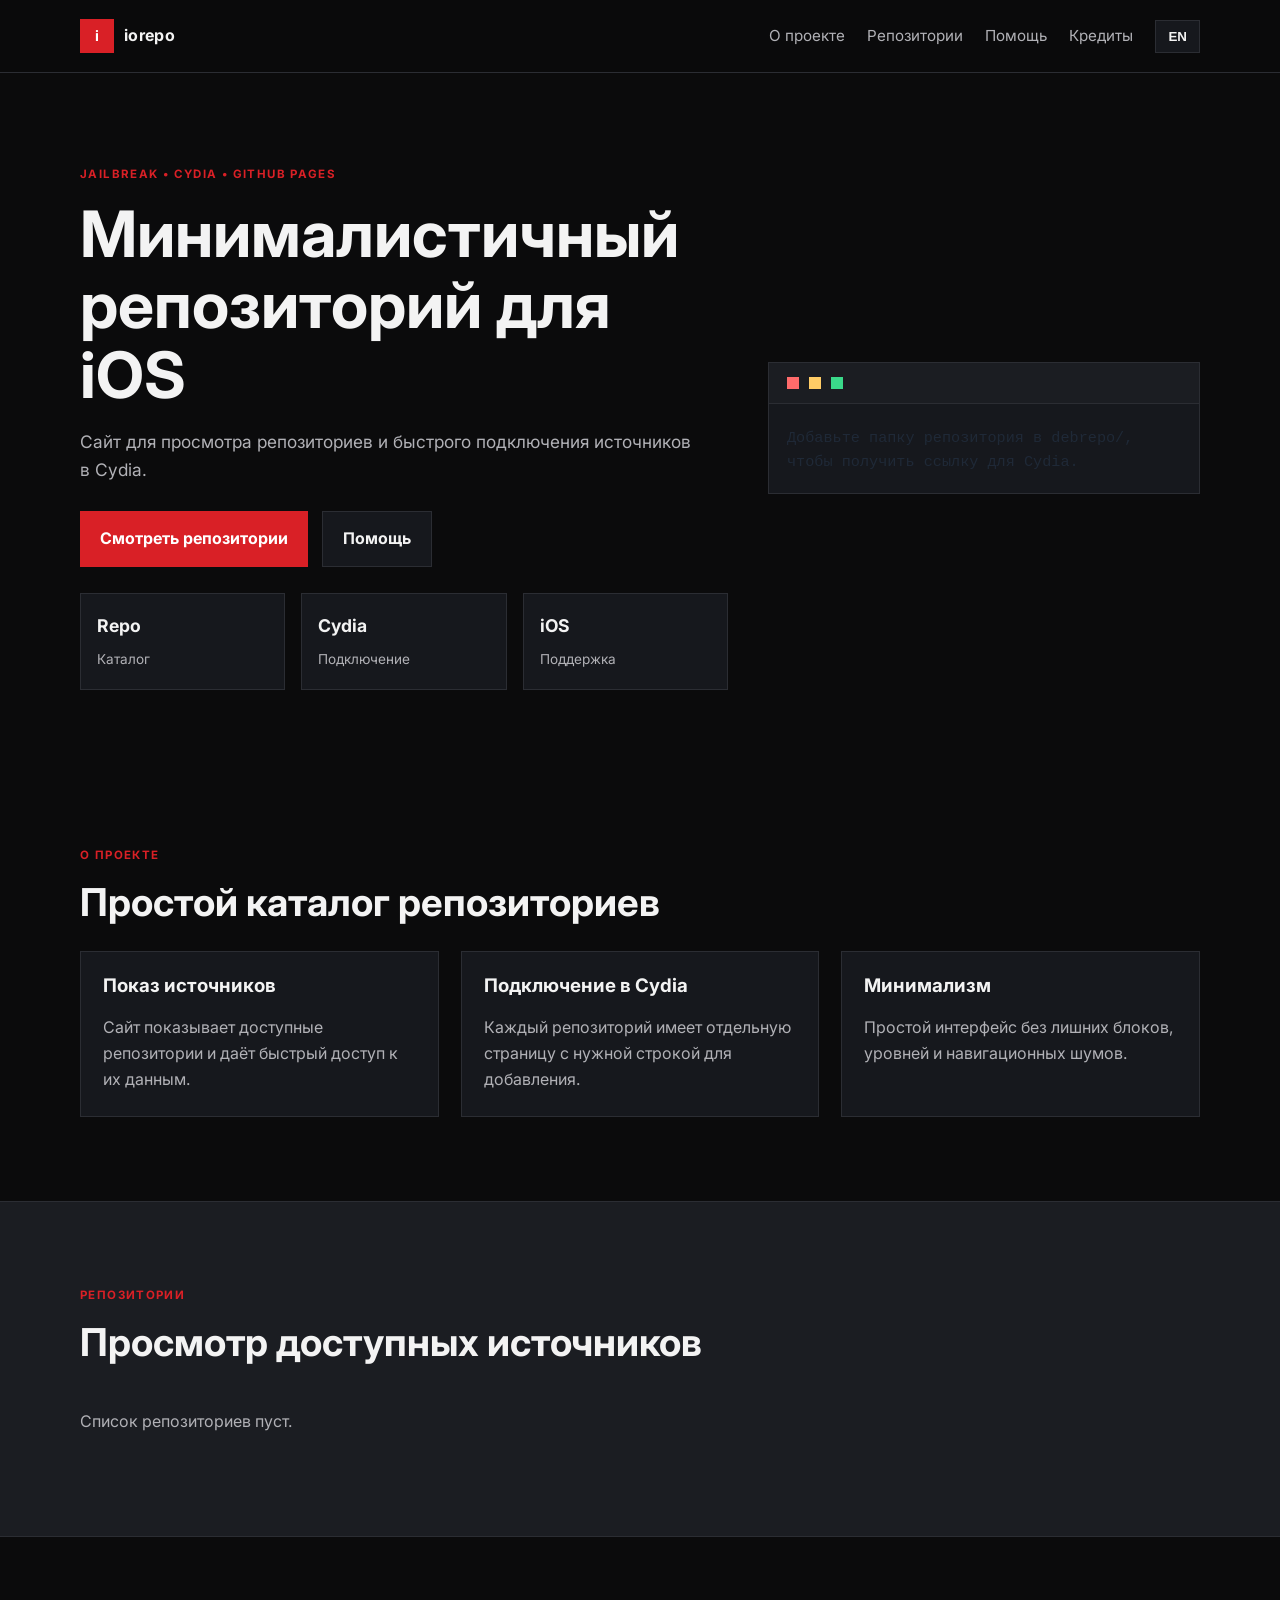
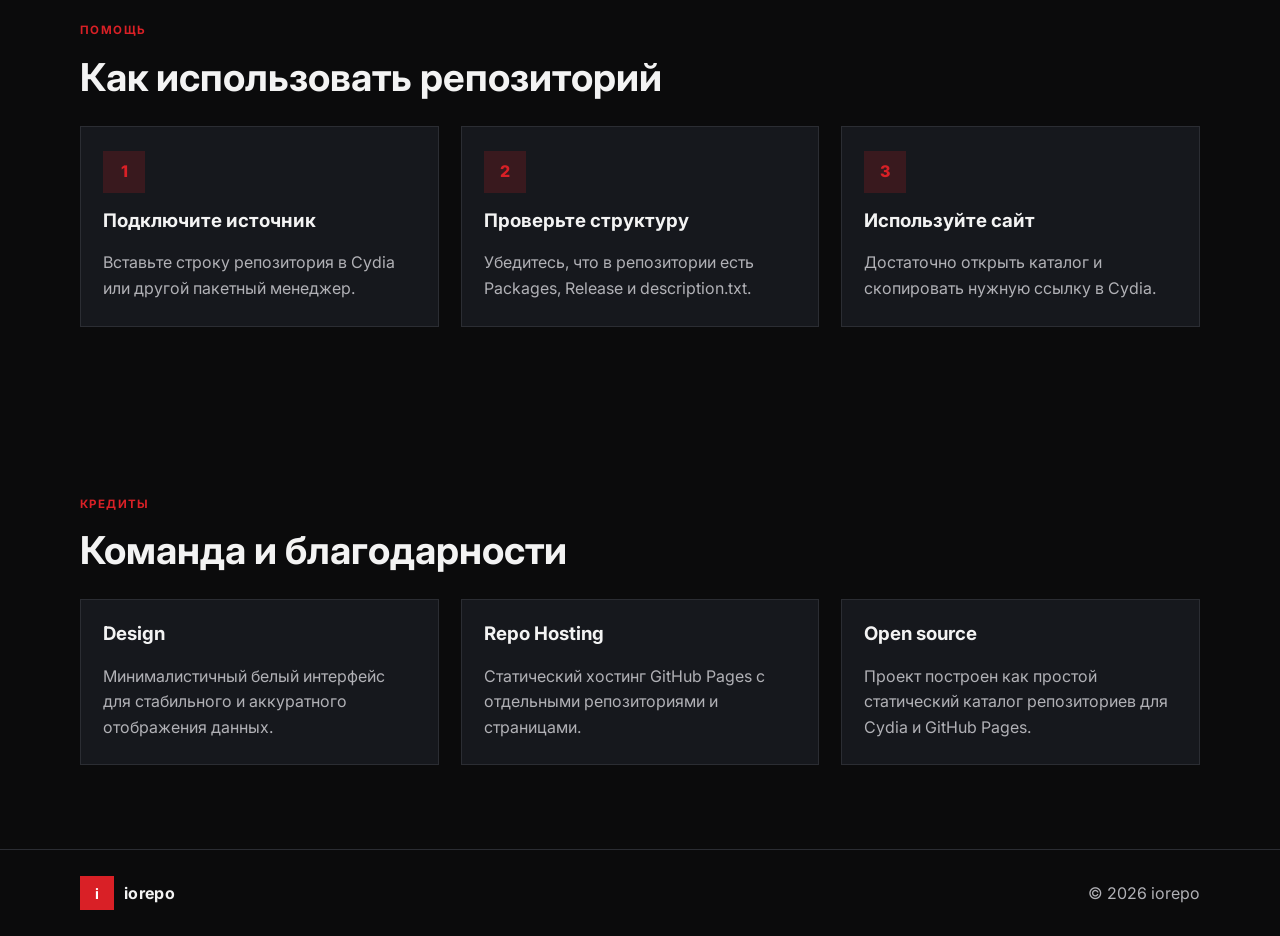
<file: index.html>
<!DOCTYPE html>
<html lang="ru">
  <head>
    <meta charset="UTF-8" />
    <meta name="viewport" content="width=device-width, initial-scale=1.0" />
    <title>iorepo</title>
    <meta
      name="description"
      content="iorepo — репозиторий для Cydia и просмотр пакетов через GitHub Pages"
    />
    <link rel="preconnect" href="https://fonts.googleapis.com" />
    <link rel="preconnect" href="https://fonts.gstatic.com" crossorigin />
    <link
      href="https://fonts.googleapis.com/css2?family=Inter:wght@400;500;600;700;800&display=swap"
      rel="stylesheet"
    />
    <link rel="stylesheet" href="styles.css" />
  </head>
  <body>
    <header class="topbar">
      <div class="container nav">
        <div class="brand">
          <span class="brand-mark">i</span>
          <span>iorepo</span>
        </div>
        <nav class="menu">
          <a href="about.html" data-i18n="nav.about">О проекте</a>
          <a href="repositories.html" data-i18n="nav.repos">Репозитории</a>
          <a href="help.html" data-i18n="nav.help">Помощь</a>
          <a href="credits.html" data-i18n="nav.credits">Кредиты</a>
          <button class="lang-toggle" type="button" data-lang-toggle>EN</button>
        </nav>
      </div>
    </header>

    <main>
      <section class="hero">
        <div class="container hero-grid">
          <div class="hero-text">
            <p class="eyebrow" data-i18n="hero.eyebrow">Jailbreak • Cydia • GitHub Pages</p>
            <h1 data-i18n="hero.title">Минималистичный репозиторий для iOS</h1>
            <p class="lead" data-i18n="hero.lead">
              Сайт для просмотра репозиториев и быстрого подключения источников в Cydia.
            </p>
            <div class="actions">
              <a class="button primary" href="repositories.html" data-i18n="hero.primary">Смотреть репозитории</a>
              <a class="button secondary" href="help.html" data-i18n="hero.secondary">Помощь</a>
            </div>
            <ul class="stats">
              <li><strong>Repo</strong><span data-i18n="stats.catalog">Каталог</span></li>
              <li><strong>Cydia</strong><span data-i18n="stats.connect">Подключение</span></li>
              <li><strong>iOS</strong><span data-i18n="stats.support">Поддержка</span></li>
            </ul>
          </div>

          <div class="hero-card">
            <div class="card-header">
              <span class="dot red"></span>
              <span class="dot yellow"></span>
              <span class="dot green"></span>
            </div>
            <div class="code-window">
              <pre><code id="repo-source-code">Загружаем доступные репозитории…</code></pre>
            </div>
          </div>
        </div>
      </section>

      <section class="section" id="about">
        <div class="container">
          <div class="section-header">
            <p class="eyebrow" data-i18n="about.eyebrow">О проекте</p>
            <h2 data-i18n="about.title">Простой каталог репозиториев</h2>
          </div>
          <div class="about-grid">
            <article class="info-card">
              <h3 data-i18n="about.card1.title">Показ источников</h3>
              <p data-i18n="about.card1.text">Сайт показывает доступные репозитории и даёт быстрый доступ к их данным.</p>
            </article>
            <article class="info-card">
              <h3 data-i18n="about.card2.title">Подключение в Cydia</h3>
              <p data-i18n="about.card2.text">Каждый репозиторий имеет отдельную страницу с нужной строкой для добавления.</p>
            </article>
            <article class="info-card">
              <h3 data-i18n="about.card3.title">Минимализм</h3>
              <p data-i18n="about.card3.text">Простой интерфейс без лишних блоков, уровней и навигационных шумов.</p>
            </article>
          </div>
        </div>
      </section>

      <section class="section alt" id="repos">
        <div class="container">
          <div class="section-header">
            <p class="eyebrow">Репозитории</p>
            <h2>Просмотр доступных источников</h2>
          </div>
          <div id="repo-list" class="repo-list"></div>
        </div>
      </section>

      <section class="section" id="help">
        <div class="container">
          <div class="section-header">
            <p class="eyebrow">Помощь</p>
            <h2>Как использовать репозиторий</h2>
          </div>
          <div class="help-grid">
            <article class="help-card">
              <span class="help-index">1</span>
              <h3>Подключите источник</h3>
              <p>Вставьте строку репозитория в Cydia или другой пакетный менеджер.</p>
            </article>
            <article class="help-card">
              <span class="help-index">2</span>
              <h3>Проверьте структуру</h3>
              <p>Убедитесь, что в репозитории есть Packages, Release и description.txt.</p>
            </article>
            <article class="help-card">
              <span class="help-index">3</span>
              <h3>Используйте сайт</h3>
              <p>Достаточно открыть каталог и скопировать нужную ссылку в Cydia.</p>
            </article>
          </div>
        </div>
      </section>

      <section class="section" id="credits">
        <div class="container">
          <div class="section-header">
            <p class="eyebrow">Кредиты</p>
            <h2>Команда и благодарности</h2>
          </div>
          <div class="credits-grid">
            <article class="credit-card">
              <h3>Design</h3>
              <p>Минималистичный белый интерфейс для стабильного и аккуратного отображения данных.</p>
            </article>
            <article class="credit-card">
              <h3>Repo Hosting</h3>
              <p>Статический хостинг GitHub Pages с отдельными репозиториями и страницами.</p>
            </article>
            <article class="credit-card">
              <h3>Open source</h3>
              <p>Проект построен как простой статический каталог репозиториев для Cydia и GitHub Pages.</p>
            </article>
          </div>
        </div>
      </section>
    </main>

    <footer class="footer" id="contact">
      <div class="container footer-row">
        <div>
          <div class="brand">
            <span class="brand-mark">i</span>
            <span>iorepo</span>
          </div>
        </div>
        <p>© <span id="year"></span> iorepo</p>
      </div>
    </footer>

    <script src="script.js"></script>
  </body>
</html>
</file>
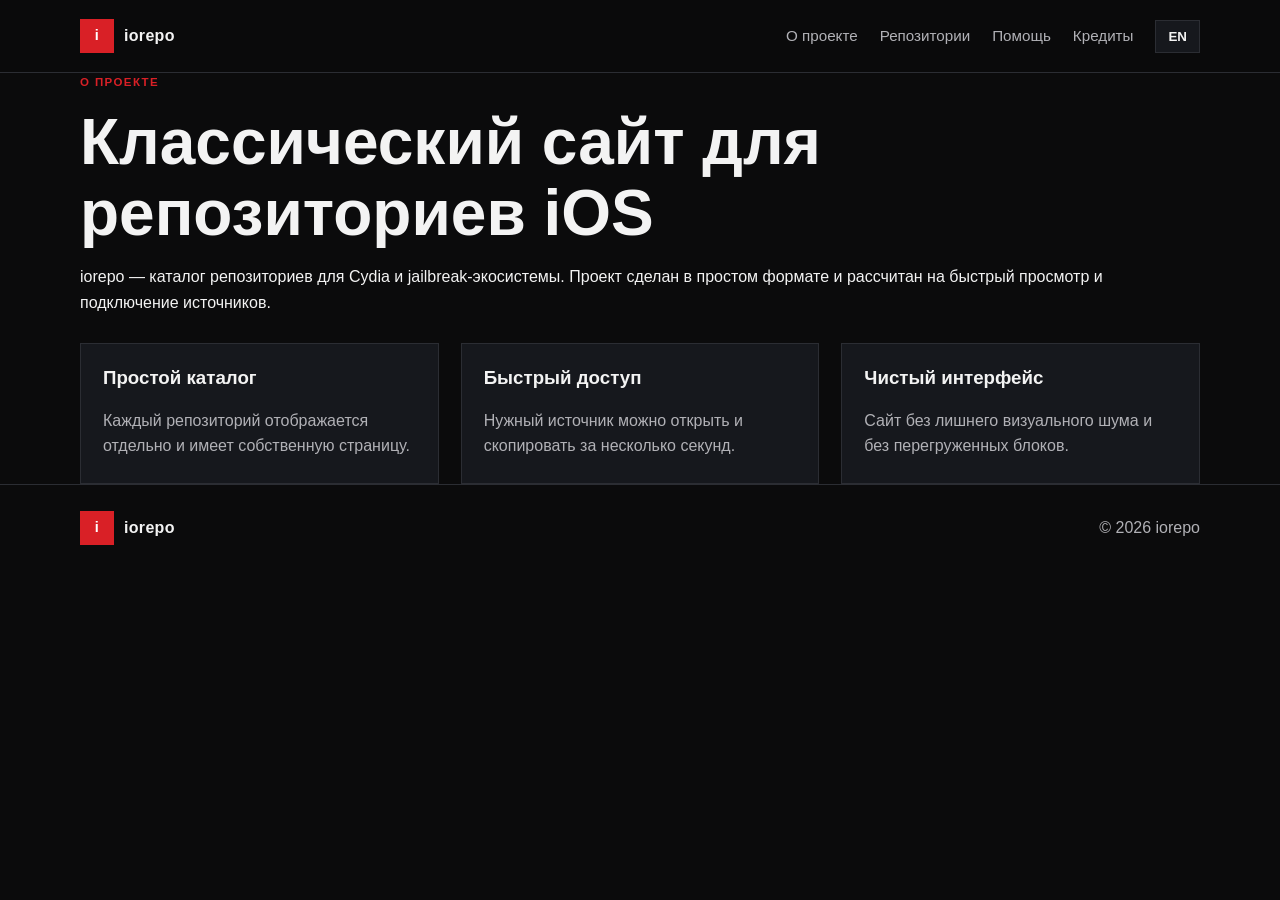
<file: about.html>
<!DOCTYPE html>
<html lang="ru">
  <head>
    <meta charset="UTF-8" />
    <meta name="viewport" content="width=device-width, initial-scale=1.0" />
    <title>О проекте | iorepo</title>
    <link rel="stylesheet" href="styles.css" />
  </head>
  <body>
    <header class="topbar">
      <div class="container nav">
        <div class="brand">
          <span class="brand-mark">i</span>
          <span>iorepo</span>
        </div>
        <nav class="menu">
          <a href="about.html" data-i18n="nav.about">О проекте</a>
          <a href="repositories.html" data-i18n="nav.repos">Репозитории</a>
          <a href="help.html" data-i18n="nav.help">Помощь</a>
          <a href="credits.html" data-i18n="nav.credits">Кредиты</a>
          <button class="lang-toggle" type="button" data-lang-toggle>EN</button>
        </nav>
      </div>
    </header>

    <main class="container page-shell">
      <div class="page-card">
        <p class="eyebrow">О проекте</p>
        <h1>Классический сайт для репозиториев iOS</h1>
        <p>
          iorepo — каталог репозиториев для Cydia и jailbreak-экосистемы. Проект сделан
          в простом формате и рассчитан на быстрый просмотр и подключение источников.
        </p>

        <div class="about-grid" style="margin-top: 28px;">
          <article class="info-card">
            <h3>Простой каталог</h3>
            <p>Каждый репозиторий отображается отдельно и имеет собственную страницу.</p>
          </article>
          <article class="info-card">
            <h3>Быстрый доступ</h3>
            <p>Нужный источник можно открыть и скопировать за несколько секунд.</p>
          </article>
          <article class="info-card">
            <h3>Чистый интерфейс</h3>
            <p>Сайт без лишнего визуального шума и без перегруженных блоков.</p>
          </article>
        </div>
      </div>
    </main>

    <footer class="footer">
      <div class="container footer-row">
        <div class="brand">
          <span class="brand-mark">i</span>
          <span>iorepo</span>
        </div>
        <p>© <span id="year"></span> iorepo</p>
      </div>
    </footer>

    <script>
      document.getElementById('year').textContent = new Date().getFullYear();
    </script>
  </body>
</html>
</file>
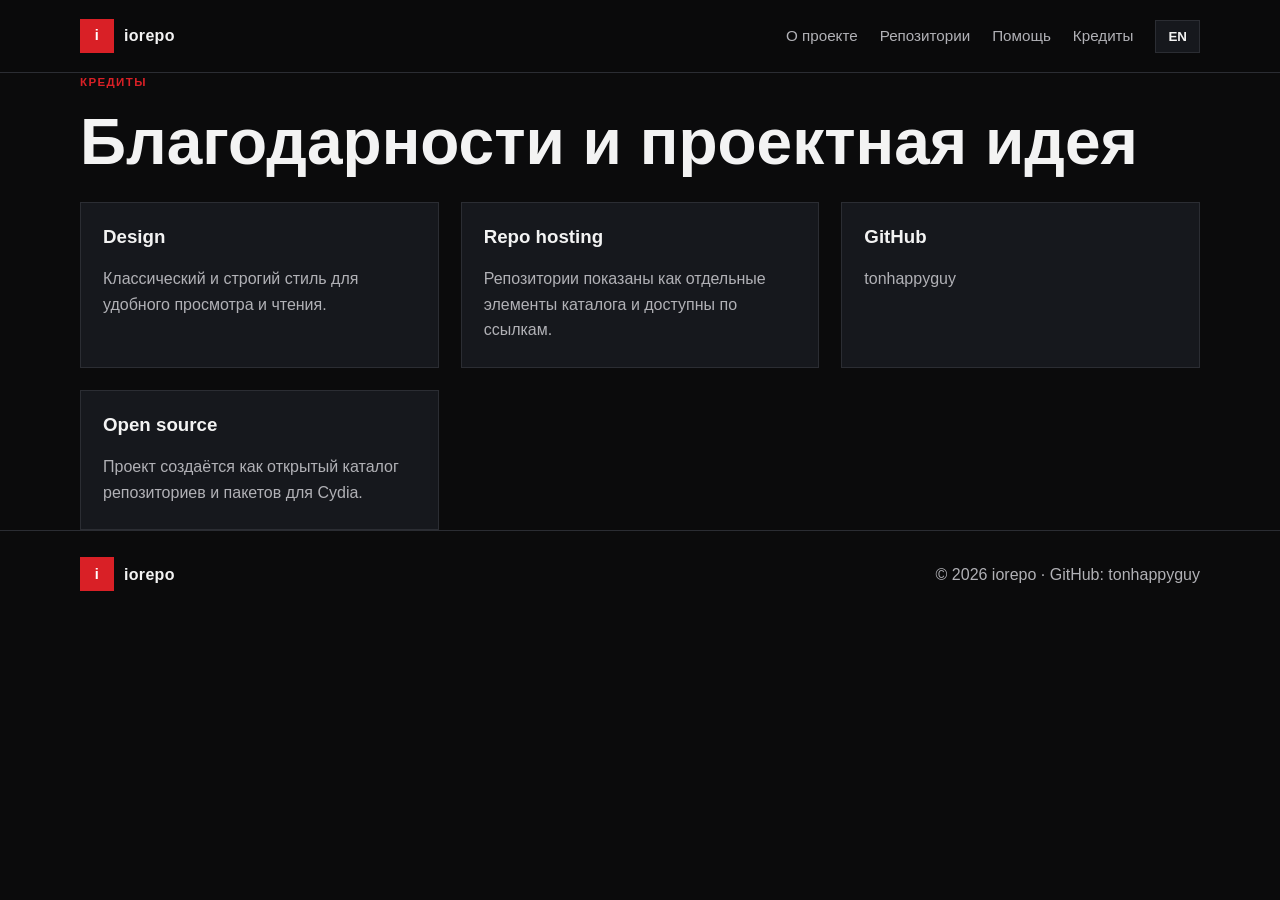
<file: credits.html>
<!DOCTYPE html>
<html lang="ru">
  <head>
    <meta charset="UTF-8" />
    <meta name="viewport" content="width=device-width, initial-scale=1.0" />
    <title>Кредиты | iorepo</title>
    <link rel="stylesheet" href="styles.css" />
  </head>
  <body>
    <header class="topbar">
      <div class="container nav">
        <div class="brand">
          <span class="brand-mark">i</span>
          <span>iorepo</span>
        </div>
        <nav class="menu">
          <a href="about.html" data-i18n="nav.about">О проекте</a>
          <a href="repositories.html" data-i18n="nav.repos">Репозитории</a>
          <a href="help.html" data-i18n="nav.help">Помощь</a>
          <a href="credits.html" data-i18n="nav.credits">Кредиты</a>
          <button class="lang-toggle" type="button" data-lang-toggle>EN</button>
        </nav>
      </div>
    </header>

    <main class="container page-shell">
      <div class="page-card">
        <p class="eyebrow">Кредиты</p>
        <h1>Благодарности и проектная идея</h1>

        <div class="credits-grid" style="margin-top: 24px;">
          <article class="credit-card">
            <h3>Design</h3>
            <p>Классический и строгий стиль для удобного просмотра и чтения.</p>
          </article>
          <article class="credit-card">
            <h3>Repo hosting</h3>
            <p>Репозитории показаны как отдельные элементы каталога и доступны по ссылкам.</p>
          </article>
          <article class="credit-card">
            <h3>GitHub</h3>
            <p>tonhappyguy</p>
          </article>
          <article class="credit-card">
            <h3>Open source</h3>
            <p>Проект создаётся как открытый каталог репозиториев и пакетов для Cydia.</p>
          </article>
        </div>
      </div>
    </main>

    <footer class="footer">
      <div class="container footer-row">
        <div class="brand">
          <span class="brand-mark">i</span>
          <span>iorepo</span>
        </div>
        <p>© <span id="year"></span> iorepo · GitHub: tonhappyguy</p>
      </div>
    </footer>

    <script>
      document.getElementById('year').textContent = new Date().getFullYear();
    </script>
  </body>
</html>
</file>
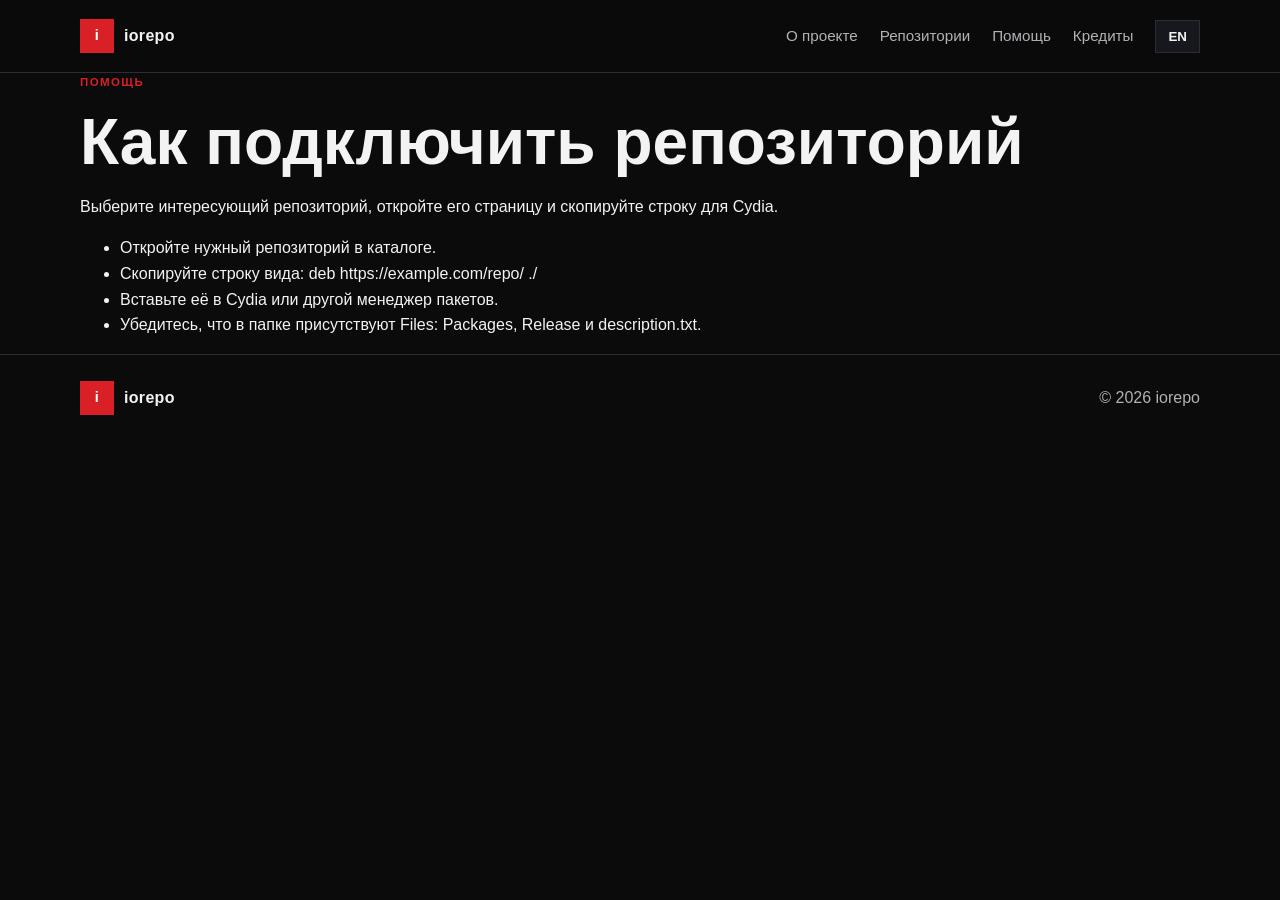
<file: help.html>
<!DOCTYPE html>
<html lang="ru">
  <head>
    <meta charset="UTF-8" />
    <meta name="viewport" content="width=device-width, initial-scale=1.0" />
    <title>Помощь | iorepo</title>
    <link rel="stylesheet" href="styles.css" />
  </head>
  <body>
    <header class="topbar">
      <div class="container nav">
        <div class="brand">
          <span class="brand-mark">i</span>
          <span>iorepo</span>
        </div>
        <nav class="menu">
          <a href="about.html" data-i18n="nav.about">О проекте</a>
          <a href="repositories.html" data-i18n="nav.repos">Репозитории</a>
          <a href="help.html" data-i18n="nav.help">Помощь</a>
          <a href="credits.html" data-i18n="nav.credits">Кредиты</a>
          <button class="lang-toggle" type="button" data-lang-toggle>EN</button>
        </nav>
      </div>
    </header>

    <main class="container page-shell">
      <div class="page-card">
        <p class="eyebrow">Помощь</p>
        <h1>Как подключить репозиторий</h1>
        <p>Выберите интересующий репозиторий, откройте его страницу и скопируйте строку для Cydia.</p>

        <ul>
          <li>Откройте нужный репозиторий в каталоге.</li>
          <li>Скопируйте строку вида: deb https://example.com/repo/ ./</li>
          <li>Вставьте её в Cydia или другой менеджер пакетов.</li>
          <li>Убедитесь, что в папке присутствуют Files: Packages, Release и description.txt.</li>
        </ul>
      </div>
    </main>

    <footer class="footer">
      <div class="container footer-row">
        <div class="brand">
          <span class="brand-mark">i</span>
          <span>iorepo</span>
        </div>
        <p>© <span id="year"></span> iorepo</p>
      </div>
    </footer>

    <script>
      document.getElementById('year').textContent = new Date().getFullYear();
    </script>
  </body>
</html>
</file>
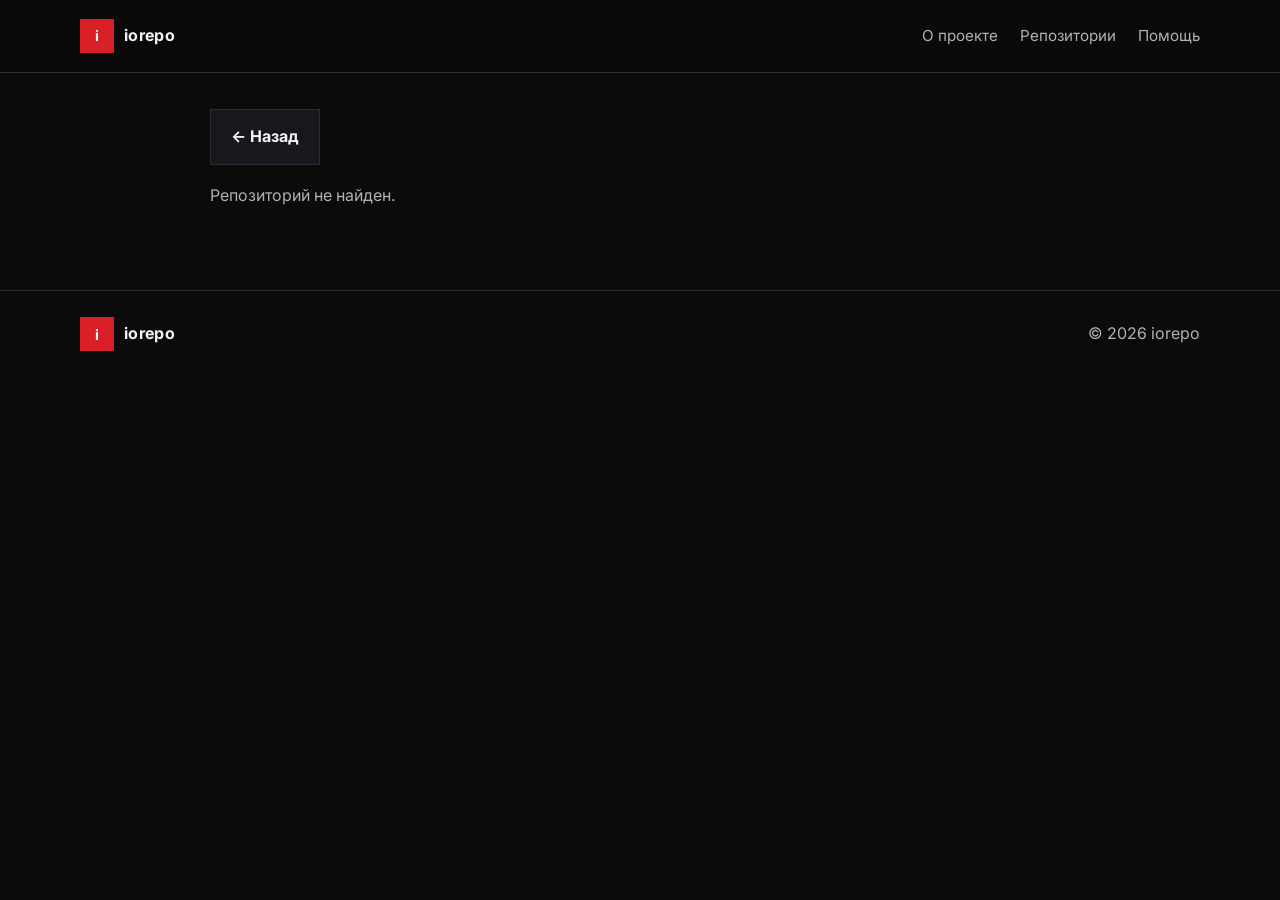
<file: repo.html>
<!DOCTYPE html>
<html lang="ru">
  <head>
    <meta charset="UTF-8" />
    <meta name="viewport" content="width=device-width, initial-scale=1.0" />
    <title>iorepo | Repository</title>
    <link rel="preconnect" href="https://fonts.googleapis.com" />
    <link rel="preconnect" href="https://fonts.gstatic.com" crossorigin />
    <link
      href="https://fonts.googleapis.com/css2?family=Inter:wght@400;500;600;700;800&display=swap"
      rel="stylesheet"
    />
    <link rel="stylesheet" href="styles.css" />
  </head>
  <body>
    <header class="topbar">
      <div class="container nav">
        <div class="brand">
          <span class="brand-mark">i</span>
          <span>iorepo</span>
        </div>
        <nav class="menu">
          <a href="index.html#about">О проекте</a>
          <a href="index.html#repos">Репозитории</a>
          <a href="index.html#help">Помощь</a>
        </nav>
      </div>
    </header>

    <main class="container">
      <div id="repo-detail"></div>
    </main>

    <footer class="footer" id="contact">
      <div class="container footer-row">
        <div>
          <div class="brand">
            <span class="brand-mark">i</span>
            <span>iorepo</span>
          </div>
        </div>
        <p>© <span id="year"></span> iorepo</p>
      </div>
    </footer>

    <script src="script.js"></script>
  </body>
</html>
</file>
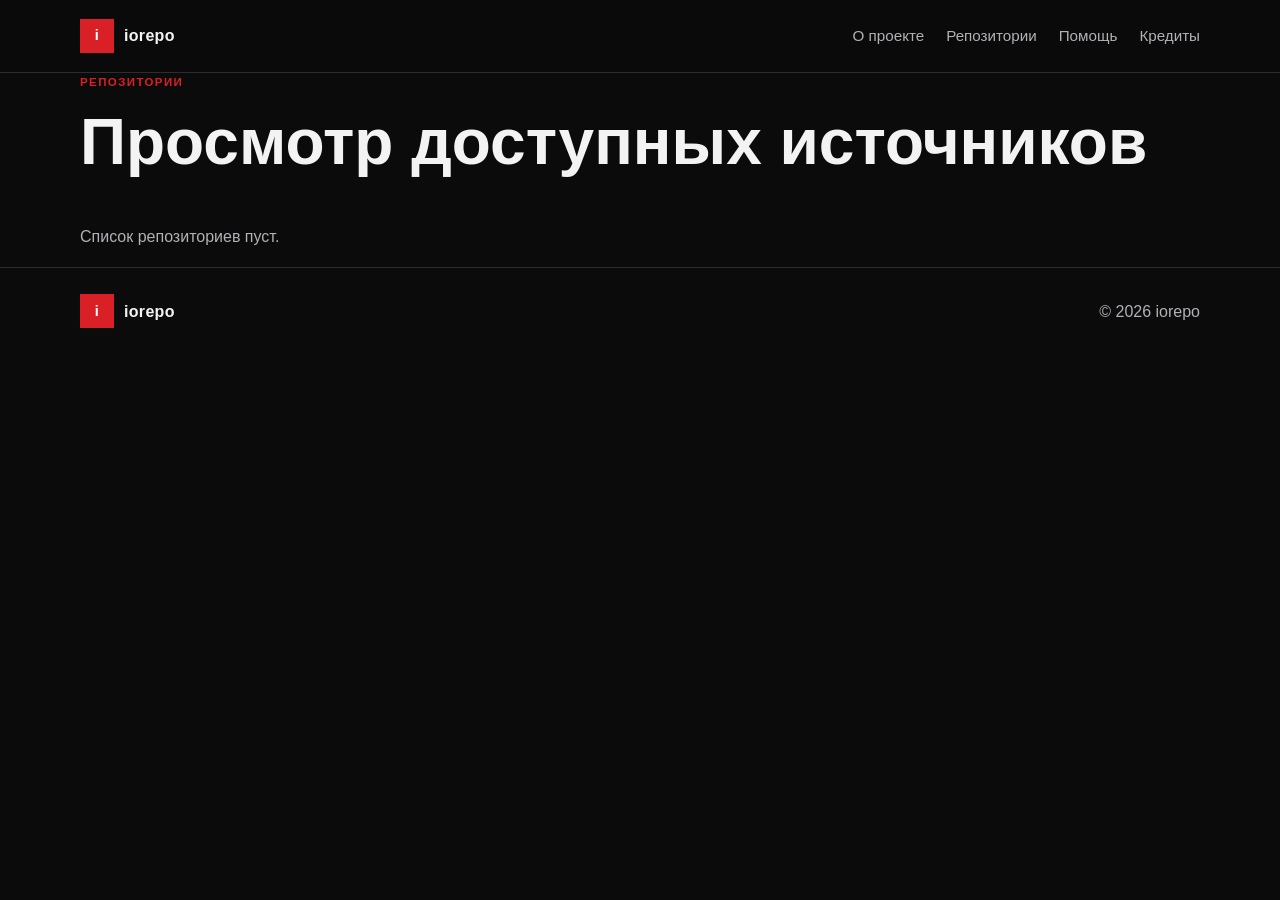
<file: repositories.html>
<!DOCTYPE html>
<html lang="ru">
  <head>
    <meta charset="UTF-8" />
    <meta name="viewport" content="width=device-width, initial-scale=1.0" />
    <title>Репозитории | iorepo</title>
    <link rel="stylesheet" href="styles.css" />
  </head>
  <body>
    <header class="topbar">
      <div class="container nav">
        <div class="brand">
          <span class="brand-mark">i</span>
          <span>iorepo</span>
        </div>
        <nav class="menu">
          <a href="about.html">О проекте</a>
          <a href="repositories.html">Репозитории</a>
          <a href="help.html">Помощь</a>
          <a href="credits.html">Кредиты</a>
        </nav>
      </div>
    </header>

    <main class="container page-shell">
      <div class="section-header">
        <p class="eyebrow">Репозитории</p>
        <h1>Просмотр доступных источников</h1>
      </div>
      <div id="repo-list" class="repo-list"></div>
    </main>

    <footer class="footer">
      <div class="container footer-row">
        <div class="brand">
          <span class="brand-mark">i</span>
          <span>iorepo</span>
        </div>
        <p>© <span id="year"></span> iorepo</p>
      </div>
    </footer>

    <script src="script.js"></script>
  </body>
</html>
</file>
<file: styles.css>
:root {
  --bg: #0b0b0c;
  --bg-soft: #121316;
  --panel: #16181d;
  --panel-alt: #1b1d22;
  --text: #f3f3f3;
  --muted: #b1b1b6;
  --primary: #d92026;
  --primary-soft: rgba(217, 32, 38, 0.18);
  --border: #2b2d33;
  --shadow: none;
}

* {
  box-sizing: border-box;
}

html {
  scroll-behavior: smooth;
}

body {
  margin: 0;
  font-family: "Inter", sans-serif;
  background: var(--bg);
  color: var(--text);
  line-height: 1.6;
}

img {
  max-width: 100%;
  display: block;
}

a {
  color: inherit;
  text-decoration: none;
}

.container {
  width: min(1120px, calc(100% - 32px));
  margin: 0 auto;
}

.topbar {
  position: sticky;
  top: 0;
  z-index: 20;
  background: rgba(11, 11, 12, 0.92);
  border-bottom: 1px solid var(--border);
  backdrop-filter: blur(8px);
}

.nav {
  display: flex;
  align-items: center;
  justify-content: space-between;
  min-height: 72px;
  gap: 24px;
}

.brand {
  display: inline-flex;
  align-items: center;
  gap: 10px;
  font-weight: 700;
  letter-spacing: 0.02em;
}

.brand-mark {
  display: inline-flex;
  align-items: center;
  justify-content: center;
  width: 34px;
  height: 34px;
  border-radius: 0;
  background: var(--primary);
  color: #ffffff;
  box-shadow: none;
  font-size: 0.9rem;
}

.menu {
  display: flex;
  align-items: center;
  gap: 22px;
  color: var(--muted);
  font-size: 0.95rem;
}

.lang-toggle {
  border: 1px solid var(--border);
  background: var(--panel);
  color: var(--text);
  padding: 8px 12px;
  font-weight: 700;
  cursor: pointer;
  transition: 0.2s ease;
}

.lang-toggle:hover {
  border-color: var(--primary);
  color: var(--primary);
}

.menu a:hover {
  color: var(--text);
}

.hero {
  padding: 92px 0 72px;
}

.hero-grid {
  display: grid;
  grid-template-columns: 1.2fr 0.8fr;
  align-items: center;
  gap: 40px;
}

.eyebrow {
  margin: 0 0 16px;
  color: var(--primary);
  text-transform: uppercase;
  letter-spacing: 0.12em;
  font-size: 0.72rem;
  font-weight: 700;
}

h1, h2, h3 {
  margin-top: 0;
  line-height: 1.1;
  color: var(--text);
}

h1 {
  font-size: clamp(2.3rem, 5vw, 4.2rem);
  margin-bottom: 16px;
}

h2 {
  font-size: clamp(1.9rem, 3vw, 2.7rem);
  margin-bottom: 8px;
}

.lead {
  max-width: 620px;
  color: var(--muted);
  font-size: 1.08rem;
}

.actions {
  display: flex;
  flex-wrap: wrap;
  gap: 14px;
  margin-top: 28px;
}

.button {
  display: inline-flex;
  align-items: center;
  justify-content: center;
  border-radius: 0;
  padding: 14px 20px;
  font-weight: 700;
  transition: 0.2s ease;
  cursor: pointer;
}

.button.primary {
  background: var(--primary);
  color: #ffffff;
  box-shadow: none;
}

.button.secondary {
  border: 1px solid var(--border);
  background: var(--panel);
  color: var(--text);
}

.button.ghost {
  background: var(--primary-soft);
  color: var(--primary);
}

.button:hover {
  transform: none;
}

.stats {
  list-style: none;
  display: grid;
  grid-template-columns: repeat(3, minmax(120px, 1fr));
  gap: 16px;
  padding: 0;
  margin: 26px 0 0;
}

.stats li {
  padding: 18px 16px;
  border: 1px solid var(--border);
  background: var(--panel);
  border-radius: 0;
  box-shadow: none;
}

.stats strong {
  display: block;
  font-size: 1.1rem;
  margin-bottom: 6px;
}

.stats span {
  color: var(--muted);
  font-size: 0.85rem;
}

.hero-card {
  background: var(--panel);
  border: 1px solid var(--border);
  border-radius: 0;
  overflow: hidden;
  box-shadow: none;
}

.card-header {
  display: flex;
  align-items: center;
  gap: 10px;
  padding: 14px 18px;
  border-bottom: 1px solid var(--border);
  background: var(--panel-alt);
}

.dot {
  width: 12px;
  height: 12px;
  border-radius: 0;
  display: inline-block;
}

.dot.red { background: #ff6b6b; }
.dot.yellow { background: #ffcc66; }
.dot.green { background: #3ad98a; }

.code-window {
  padding: 22px 18px 18px;
}

.code-window pre {
  margin: 0;
  white-space: pre-wrap;
  font-size: 0.95rem;
  color: #1f2937;
}

.section {
  padding: 84px 0;
}

.alt {
  background: var(--panel-alt);
  border-top: 1px solid var(--border);
  border-bottom: 1px solid var(--border);
}

.section-header {
  margin-bottom: 28px;
}

.about-grid,
.feature-grid,
.help-grid,
.credits-grid,
.license-grid {
  display: grid;
  grid-template-columns: repeat(3, minmax(0, 1fr));
  gap: 22px;
}

.info-card,
.feature-item,
.help-card,
.license-card,
.credit-card {
  border: 1px solid var(--border);
  background: var(--panel);
  border-radius: 0;
  padding: 24px 22px;
  box-shadow: none;
}

.info-card p,
.feature-item p,
.help-card p,
.timeline-item p,
.license-card p,
.credit-card p {
  margin-bottom: 0;
  color: var(--muted);
}

.feature-icon,
.help-index {
  display: inline-flex;
  align-items: center;
  justify-content: center;
  width: 42px;
  height: 42px;
  margin-bottom: 18px;
  border-radius: 0;
  background: var(--primary-soft);
  color: var(--primary);
  font-weight: 800;
}

.timeline {
  display: grid;
  gap: 22px;
}

.timeline-item {
  display: grid;
  grid-template-columns: 120px 1fr;
  gap: 20px;
  padding: 22px 0;
  border-bottom: 1px solid var(--border);
}

.date {
  color: var(--primary);
  font-weight: 700;
}

.repo-list {
  display: grid;
  grid-template-columns: repeat(auto-fit, minmax(260px, 1fr));
  gap: 18px;
}

.repo-item {
  background: var(--panel);
  border: 1px solid var(--border);
  border-radius: 0;
  padding: 18px 16px;
  box-shadow: none;
}

.repo-card {
  display: flex;
  flex-direction: column;
  gap: 10px;
}

.repo-meta {
  display: flex;
  align-items: center;
  justify-content: space-between;
  gap: 12px;
  margin-bottom: 4px;
}

.repo-icon {
  width: 52px;
  height: 52px;
  border-radius: 0;
  object-fit: cover;
  border: 1px solid var(--border);
  background: var(--primary-soft);
}

.repo-tag {
  display: inline-flex;
  align-items: center;
  padding: 5px 8px;
  background: var(--primary-soft);
  border: 1px solid var(--border);
  border-radius: 0;
  color: var(--primary);
  font-size: 0.72rem;
  text-transform: uppercase;
  letter-spacing: 0.08em;
}

.repo-item strong {
  display: block;
  margin-bottom: 0;
  font-size: 1.05rem;
}

.repo-item p {
  margin: 0;
  color: var(--muted);
}

.repo-item small {
  color: var(--muted);
  word-break: break-word;
}

.repo-actions {
  display: flex;
  flex-wrap: wrap;
  gap: 8px;
  margin-top: 8px;
}

.button.small {
  display: inline-flex;
  align-items: center;
  justify-content: center;
  min-height: 36px;
  padding: 0 12px;
  border-radius: 0;
  font-size: 0.8rem;
  text-decoration: none;
}

.copy-link {
  background: var(--panel-alt);
  border: 1px solid var(--border);
  color: var(--text);
}

.repo-page-shell {
  max-width: 860px;
  margin: 0 auto;
  padding: 36px 0 64px;
}

.repo-page-header {
  display: flex;
  align-items: center;
  gap: 24px;
  padding: 28px 0 18px;
}

.repo-page-icon {
  width: 88px;
  height: 88px;
  object-fit: cover;
  border-radius: 0;
  border: 1px solid var(--border);
  background: var(--primary-soft);
}

.repo-page-description {
  color: var(--muted);
  max-width: 620px;
  margin: 0;
}

.repo-page-actions {
  display: flex;
  flex-wrap: wrap;
  gap: 12px;
  margin: 18px 0 24px;
}

.repo-page-box {
  border: 1px solid var(--border);
  background: var(--panel);
  border-radius: 0;
  padding: 22px;
  box-shadow: none;
}

.repo-page-box code {
  display: block;
  margin-top: 10px;
  background: var(--panel-alt);
  border: 1px solid var(--border);
  color: var(--text);
  border-radius: 0;
  padding: 12px 14px;
  word-break: break-word;
  font-family: "SFMono-Regular", Consolas, monospace;
  font-size: 0.93rem;
}

.empty-state {
  color: var(--muted);
  margin: 0;
  padding: 18px 0;
}

.license-actions {
  display: flex;
  flex-wrap: wrap;
  gap: 8px;
  margin-top: 12px;
}

.footer {
  border-top: 1px solid var(--border);
  background: rgba(11, 11, 12, 0.95);
  padding: 26px 0;
}

.footer-row {
  display: flex;
  align-items: center;
  justify-content: space-between;
  gap: 16px;
}

.footer p {
  color: var(--muted);
  margin: 0;
}

@media (max-width: 820px) {
  .hero-grid,
  .about-grid,
  .feature-grid,
  .help-grid,
  .credits-grid,
  .license-grid {
    grid-template-columns: 1fr;
  }

  .menu {
    display: none;
  }

  .stats {
    grid-template-columns: 1fr;
  }

  .timeline-item {
    grid-template-columns: 1fr;
    gap: 8px;
  }

  .footer-row {
    flex-direction: column;
    align-items: flex-start;
  }
}
</file>
